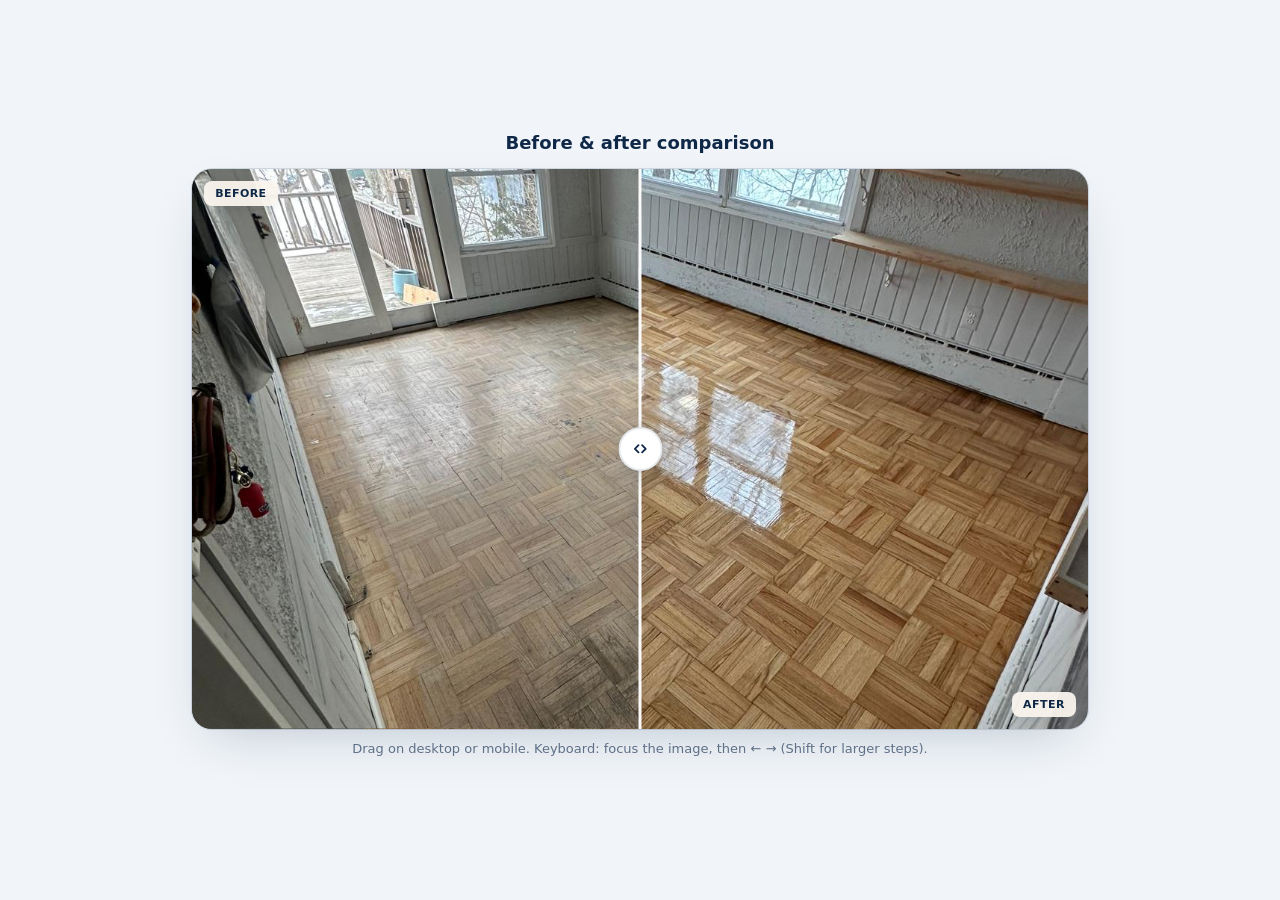
<file: before-after-standalone.html>
<!DOCTYPE html>
<html lang="en">
  <head>
    <meta charset="UTF-8" />
    <meta name="viewport" content="width=device-width, initial-scale=1.0" />
    <meta name="theme-color" content="#0f2847" />
    <meta
      name="robots"
      content="index, follow, max-image-preview:large, max-snippet:-1, max-video-preview:-1"
    />
    <link rel="manifest" href="/site.webmanifest" />
    <link rel="apple-touch-icon" sizes="180x180" href="/images/icons/apple-touch-180.png" />
    <link rel="icon" type="image/png" sizes="48x48" href="/images/icons/favicon-48.png" />
    <link rel="icon" href="/favicon.ico" sizes="any" />
    <link rel="icon" href="/favicon.svg" type="image/svg+xml" sizes="any" />
    <title>Before &amp; After — Image comparison slider</title>
    <style>
      :root {
        --accent-navy: #0f2847;
      }
      * {
        box-sizing: border-box;
      }
      body {
        margin: 0;
        min-height: 100vh;
        font-family: system-ui, sans-serif;
        background: #f1f5f9;
        display: flex;
        flex-direction: column;
        align-items: center;
        justify-content: center;
        padding: 1.5rem;
      }
      h1 {
        margin: 0 0 1rem;
        font-size: 1.125rem;
        font-weight: 600;
        color: var(--accent-navy);
      }

      .ba-compare {
        position: relative;
        display: block;
        width: 100%;
        max-width: 56rem;
        touch-action: none;
        border-radius: 1.25rem;
        overflow: hidden;
        aspect-ratio: 16 / 10;
        max-height: min(72vh, 36rem);
        cursor: grab;
        user-select: none;
        -webkit-user-select: none;
        outline: none;
        box-shadow:
          0 20px 50px -20px rgba(15, 40, 71, 0.25),
          0 0 0 1px rgba(148, 163, 184, 0.35);
      }

      .ba-compare:focus-visible {
        box-shadow:
          0 0 0 2px #fff,
          0 0 0 4px #b8923c,
          0 20px 50px -20px rgba(15, 40, 71, 0.25);
      }

      .ba-compare:active {
        cursor: grabbing;
      }

      .ba-compare__img {
        position: absolute;
        inset: 0;
        width: 100%;
        height: 100%;
        object-fit: cover;
        pointer-events: none;
        -webkit-user-drag: none;
        user-select: none;
      }

      .ba-compare__before-layer {
        position: absolute;
        inset: 0;
        z-index: 2;
        pointer-events: none;
        clip-path: inset(0 calc(100% - var(--ba-pos, 50%)) 0 0);
        transition: clip-path 0.18s ease-out;
      }

      .ba-compare.ba-compare--dragging .ba-compare__before-layer {
        transition: none;
      }

      @media (prefers-reduced-motion: reduce) {
        .ba-compare__before-layer {
          transition: none;
        }
      }

      .ba-compare__divider {
        position: absolute;
        top: 0;
        bottom: 0;
        left: var(--ba-pos, 50%);
        z-index: 3;
        width: 3px;
        transform: translateX(-50%);
        background: rgba(255, 255, 255, 0.96);
        pointer-events: none;
        box-shadow: 0 0 14px rgba(15, 40, 71, 0.12);
        transition: left 0.18s ease-out;
      }

      .ba-compare.ba-compare--dragging .ba-compare__divider {
        transition: none;
      }

      @media (prefers-reduced-motion: reduce) {
        .ba-compare__divider {
          transition: none;
        }
      }

      .ba-compare__handle {
        position: absolute;
        top: 50%;
        left: 50%;
        display: flex;
        align-items: center;
        justify-content: center;
        width: 2.75rem;
        height: 2.75rem;
        border-radius: 9999px;
        background: #fff;
        border: 2px solid rgba(15, 40, 71, 0.1);
        color: var(--accent-navy);
        box-shadow:
          0 4px 22px rgba(15, 40, 71, 0.18),
          0 1px 3px rgba(15, 40, 71, 0.08);
        transform: translate(-50%, -50%);
      }

      .ba-compare__handle-icon {
        width: 1.35rem;
        height: 1.35rem;
      }

      .ba-compare__label {
        position: absolute;
        z-index: 4;
        padding: 0.375rem 0.7rem;
        border-radius: 0.5rem;
        font-size: 0.6875rem;
        font-weight: 600;
        letter-spacing: 0.04em;
        text-transform: uppercase;
        background: rgba(250, 246, 238, 0.94);
        color: var(--accent-navy);
        box-shadow: 0 2px 10px rgba(15, 40, 71, 0.08);
        pointer-events: none;
      }

      .ba-compare__label--before {
        top: 0.75rem;
        left: 0.75rem;
      }

      .ba-compare__label--after {
        bottom: 0.75rem;
        right: 0.75rem;
      }

      .hint {
        margin-top: 0.75rem;
        font-size: 0.8125rem;
        color: #64748b;
        text-align: center;
        max-width: 36rem;
      }
    </style>
  </head>
  <body>
    <h1>Before &amp; after comparison</h1>
    <div
      class="ba-compare"
      id="ba-compare-demo"
      style="--ba-pos: 50%"
      role="img"
      aria-label="Before and after: drag sideways or use arrow keys to compare."
      tabindex="0"
    >
      <img
        class="ba-compare__img"
        src="images/after.jpeg"
        alt="After — finished flooring"
        width="1600"
        height="1000"
        draggable="false"
      />
      <div class="ba-compare__before-layer" aria-hidden="true">
        <img
          class="ba-compare__img"
          src="images/before.jpeg"
          alt=""
          width="1600"
          height="1000"
          draggable="false"
        />
      </div>
      <div class="ba-compare__divider">
        <span class="ba-compare__handle" aria-hidden="true">
          <svg class="ba-compare__handle-icon" viewBox="0 0 24 24" fill="none" aria-hidden="true">
            <path
              d="M14 8l4 4-4 4M10 8l-4 4 4 4"
              stroke="currentColor"
              stroke-width="2"
              stroke-linecap="round"
              stroke-linejoin="round"
            />
          </svg>
        </span>
      </div>
      <span class="ba-compare__label ba-compare__label--before">Before</span>
      <span class="ba-compare__label ba-compare__label--after">After</span>
    </div>
    <p class="hint">Drag on desktop or mobile. Keyboard: focus the image, then ← → (Shift for larger steps).</p>

    <script>
      (function () {
        "use strict";

        var root = document.getElementById("ba-compare-demo");
        if (!root) return;

        function clamp(n, a, b) {
          return Math.max(a, Math.min(b, n));
        }

        function getPct() {
          var raw = getComputedStyle(root).getPropertyValue("--ba-pos").trim();
          var n = parseFloat(raw);
          return Number.isFinite(n) ? clamp(n, 0, 100) : 50;
        }

        function setPct(pct) {
          root.style.setProperty("--ba-pos", clamp(pct, 0, 100).toFixed(2) + "%");
        }

        function pctFromClientX(clientX) {
          var rect = root.getBoundingClientRect();
          if (rect.width <= 0) return 50;
          return ((clientX - rect.left) / rect.width) * 100;
        }

        var activePointerId = null;

        function endDrag(e) {
          if (activePointerId === null) return;
          if (e && e.pointerId !== activePointerId) return;
          activePointerId = null;
          root.classList.remove("ba-compare--dragging");
        }

        root.addEventListener("pointerdown", function (e) {
          if (e.pointerType === "mouse" && e.button !== 0) return;
          activePointerId = e.pointerId;
          root.classList.add("ba-compare--dragging");
          setPct(pctFromClientX(e.clientX));
          try {
            root.setPointerCapture(e.pointerId);
          } catch (_) {}
        });

        root.addEventListener("pointermove", function (e) {
          if (activePointerId === null || e.pointerId !== activePointerId) return;
          setPct(pctFromClientX(e.clientX));
        });

        root.addEventListener("pointerup", endDrag);
        root.addEventListener("pointercancel", endDrag);

        root.addEventListener("lostpointercapture", function () {
          activePointerId = null;
          root.classList.remove("ba-compare--dragging");
        });

        root.addEventListener("keydown", function (e) {
          if (e.key !== "ArrowLeft" && e.key !== "ArrowRight") return;
          e.preventDefault();
          var step = e.shiftKey ? 10 : 3;
          var next = getPct() + (e.key === "ArrowRight" ? step : -step);
          setPct(next);
        });
      })();
    </script>
  </body>
</html>
</file>
